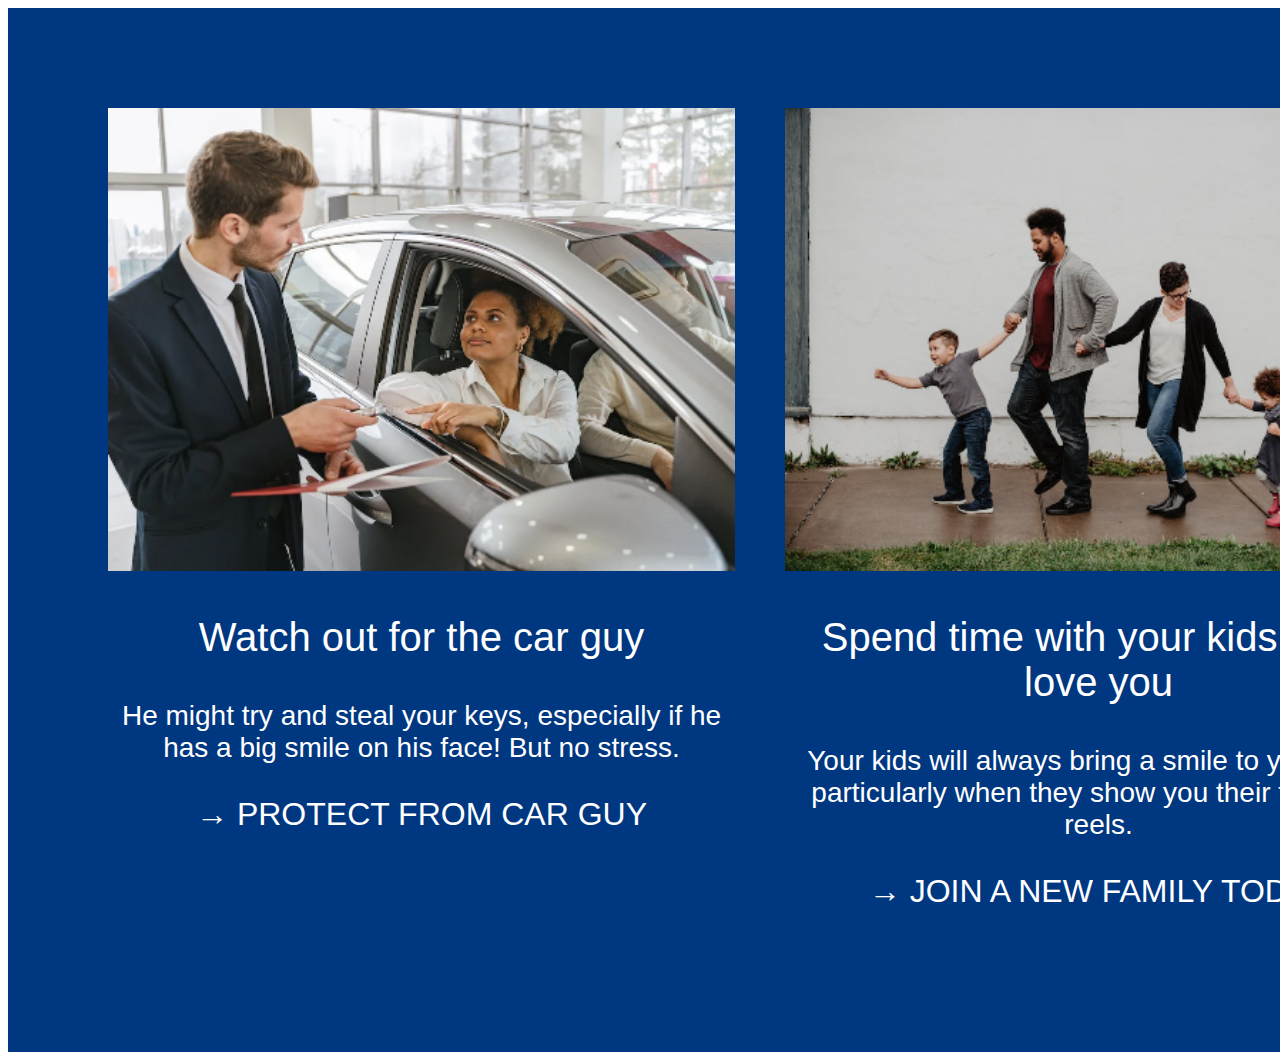
<file: task1/index.html>
<!DOCTYPE html>
<html lang='zh'>
    <head>
        <meta charset="utf-8">
        <meta name='viewport' content='width=device-width, initial-scale=1'>
        <title>task1</title>
        <link rel="stylesheet" href="index.css">
    </head>
    <body>
    <div class="container">
        <div class="item">
            <div class="img">
                <img src="assets/img1.png" alt="">
            </div>
            <p class="p1">Watch out for the car guy</p>
            <p class="p2">He might try and steal your keys, especially if he has a big smile on his face! But no stress.</p>
            <p class="p3">&rarr; PROTECT FROM CAR GUY</p>
        </div>
        <div class="item">
            <div class="img">
                <img src="assets/img2.png" alt="">
            </div>
            <p class="p1">Spend time with your kids, they love you</p>
            <p class="p2">Your kids will always bring a smile to your face, particularly when they show you their favourite reels.</p>
            <p class="p3">&rarr; JOIN A NEW FAMILY TODAY</p>
        </div>
        <div class="item">
            <div class="img">
                <img src="assets/img3.png" alt="">
            </div>
            <p class="p1">Got no one to hang with? Try pottery</p>
            <p class="p2">Pottery is a great way to spend your time when you're not sure who you want to see - or maybe you just need a night in.</p>
            <p class="p3">&rarr; MEET YOUR NEW FAVOURITE CLAY</p>
        </div>
    </div>
    </body>
</html>
</file>
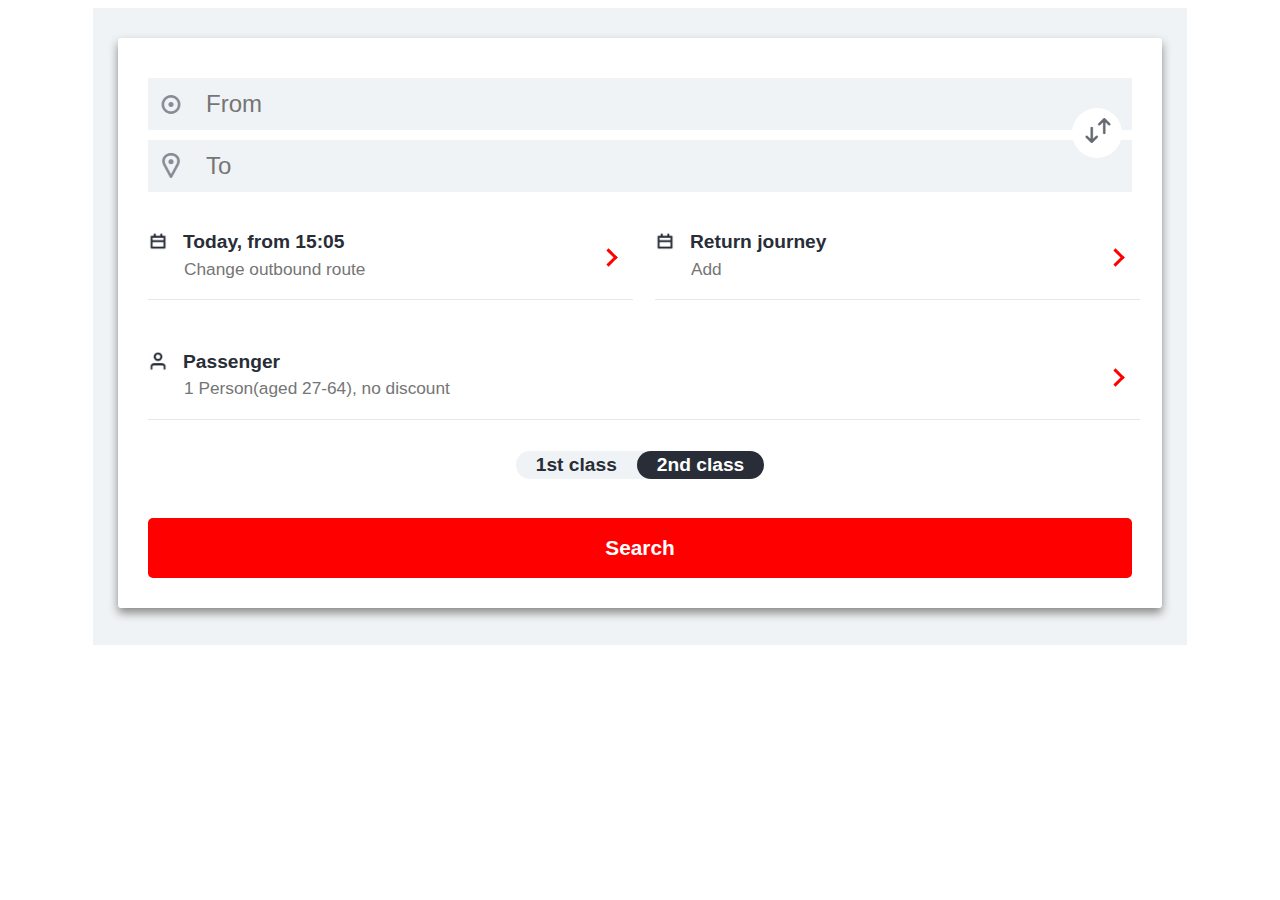
<file: task2/index.html>
<!DOCTYPE html>
<html lang='zh'>
    <head>
        <meta charset="utf-8">
        <meta name='viewport' content='width=device-width, initial-scale=1.0'>
        <title>task2</title>
        <link rel="stylesheet" href="index.css">
    </head>
    <body>
        <div class="outbox">
            <div class="innerbox">
                <div class="container">
                    <div class="fromto">
                        <div class="inputbox">
                            <img src="assets/icon4.png" alt="">
                            <input type="text" placeholder="From">
                        </div>
                        <div class="inputbox">
                            <img src="assets/icon3.png" alt="">
                            <input type="text" placeholder="To">
                        </div>
                        <div class="connect">
                            <div>
                                <img src="assets/icon5.png" alt="">
                            </div>
                        </div>
                    </div>
                    <div class="changebox">
                        <div class="titlebox">
                            <div class="title">
                                <img src="assets/icon2.png" alt="">
                                Today, from 15:05
                            </div>
                            <input type="text" placeholder="Change outbound route">
                            <div class="rarrow">
                                <div class="arrow"></div>
                            </div>
                        </div>
                        <div class="titlebox">
                            <div class="title">
                                <img src="assets/icon2.png" alt="">
                                Return journey
                            </div>
                            <input type="text" placeholder="Add">
                            <div class="rarrow">
                                <div class="arrow"></div>
                            </div>
                        </div>
                    </div>
                    <div class="prosonbox">
                        <div class="titlebox">
                            <div class="title">
                                <img src="assets/icon1.png" alt="">
                                Passenger
                            </div>
                            <input type="text" placeholder="1 Person(aged 27-64), no discount">
                            <div class="rarrow">
                                <div class="arrow"></div>
                            </div>
                        </div>
                    </div>
                    <div class="orderbox">
                        <div class="firstbox">
                            <div class="firsttext">
                                1st class
                            </div>
                            <div class="secondbox">
                                2nd class
                            </div>
                        </div>
                    </div>
                    <div class="searchbox">
                        <button>Search</button>
                    </div>
                </div>
            </div>
        </div>
    </body>
</html>
</file>
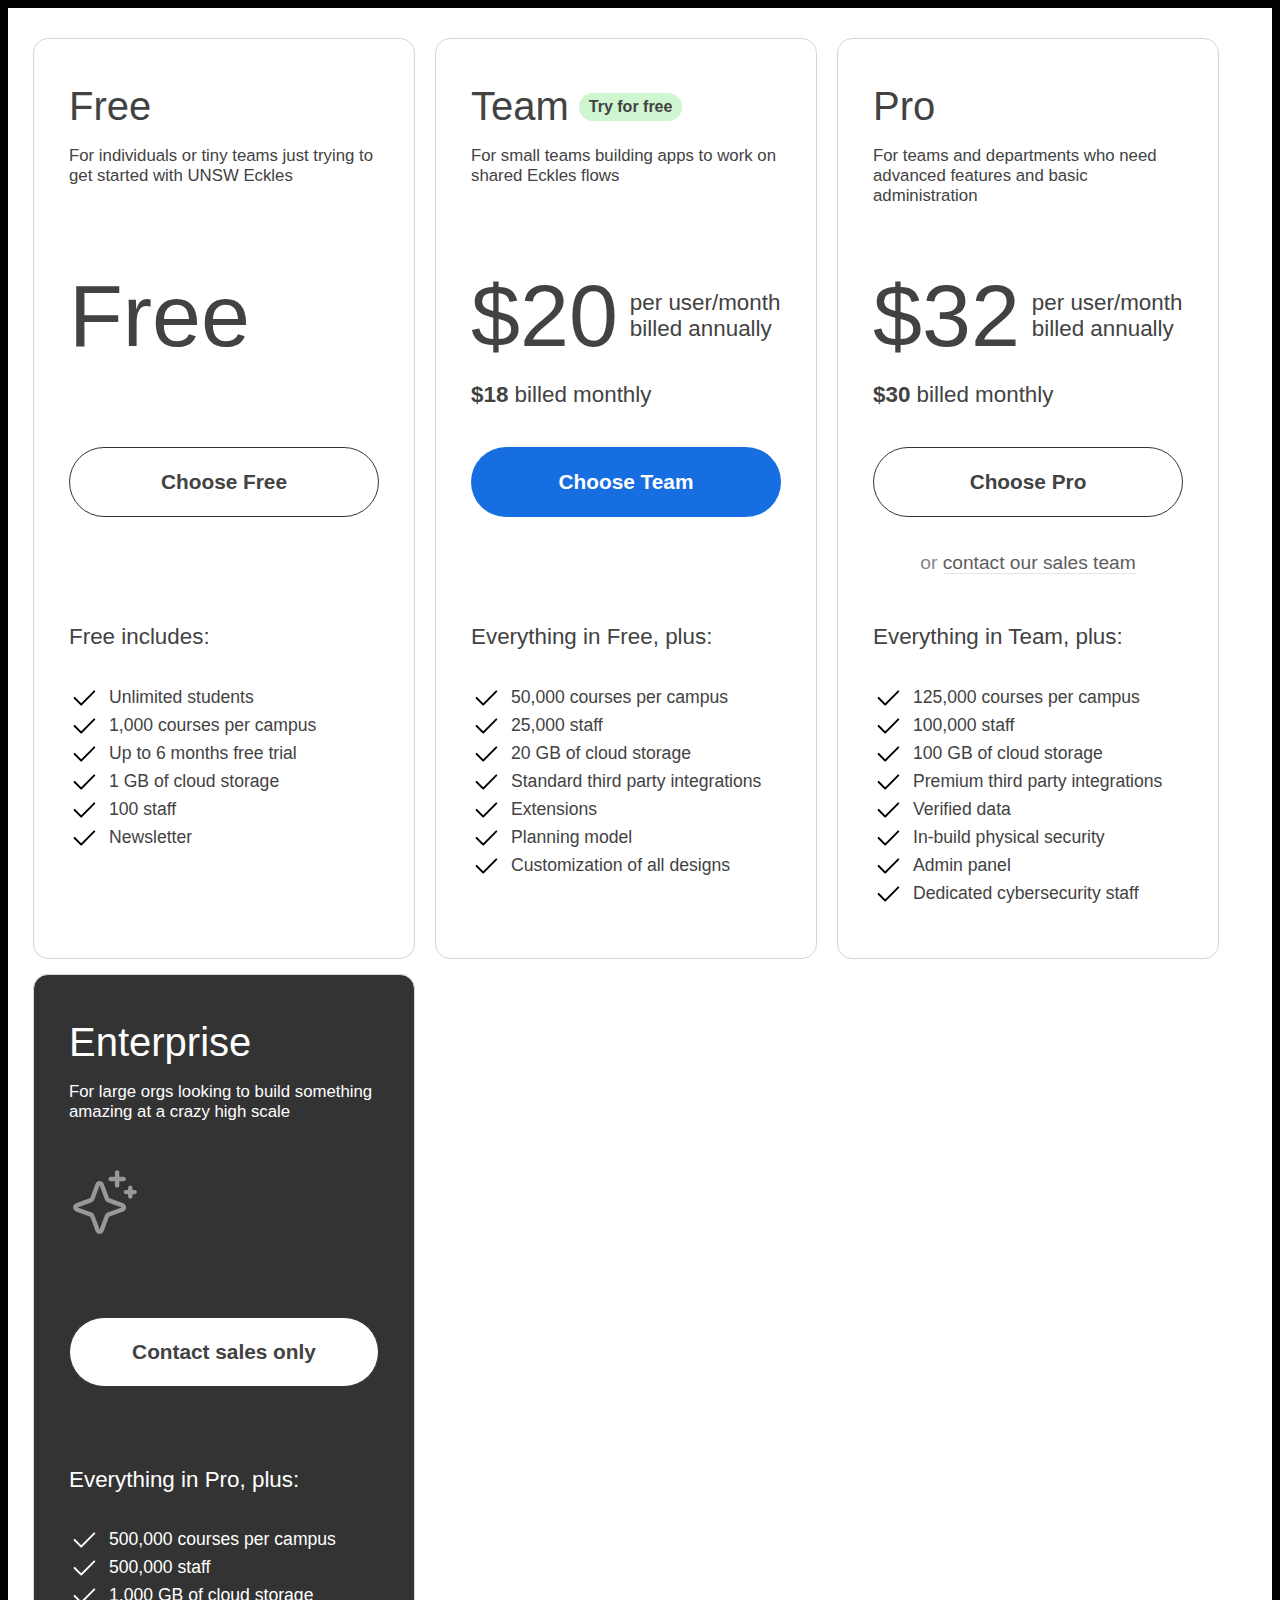
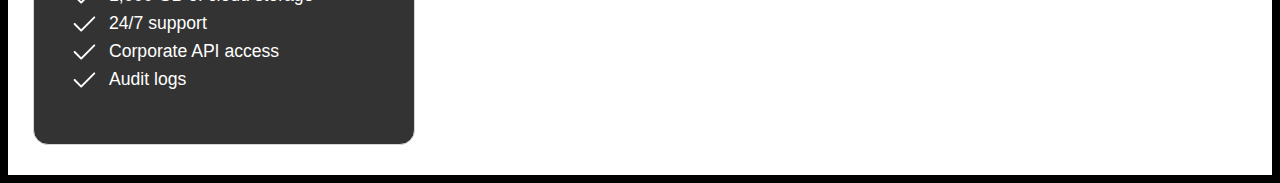
<file: task3/index.html>
<!DOCTYPE html>
<html lang='zh'>
    <head>
        <meta charset="utf-8">
        <meta name='viewport' content='width=device-width, initial-scale=1.0'>
        <title>task3</title>
        <link rel="stylesheet" href="index.css">
    </head>
    <body>
        <div class="outbox">
            <div class="container">
                <div class="board">
                    <div class="top">
                        <div class="top1">
                            <div class="name">Free</div>
                            <p class="note">For individuals or tiny teams just trying to get started with UNSW Eckles</p>
                        </div>
                        <div class="top2">
                            <div class="price">Free</div>
                        </div>
                    </div>
                    <div class="mid">
                        <div class="btn">
                            <button>Choose Free</button>
                        </div>
                    </div>
                    <div class="bottom">
                        <p class="title">Free includes:</p>
                        <ul>
                            <li><img src="assets/svg2.svg" alt="">Unlimited students</li>
                            <li><img src="assets/svg2.svg" alt="">1,000 courses per campus</li>
                            <li><img src="assets/svg2.svg" alt="">Up to 6 months free trial</li>
                            <li><img src="assets/svg2.svg" alt="">1 GB of cloud storage</li>
                            <li><img src="assets/svg2.svg" alt="">100 staff</li>
                            <li><img src="assets/svg2.svg" alt="">Newsletter</li>
                        </ul>
                        <div class="feature">
                            <div>ALL FEATURES</div>
                            <div class="pull-down"></div>
                        </div>
                    </div>
                </div>
                <div class="board">
                    <div class="top">
                        <div class="top1">
                            <div class="name">Team <span class="tip">Try for free</span></div>
                            <p class="note">For small teams building apps to work on shared Eckles flows</p>
                        </div>
                        <div class="top2">
                            <div class="charge">
                                <div class="price">$20</div>
                                <div class="note">per user/month<br>billed annually</div>
                            </div>
                            <div class="month"><span>$18</span> billed monthly</div>
                        </div>
                    </div>
                    <div class="mid">
                        <div class="btn">
                            <button>Choose Team</button>
                        </div>
                    </div>
                    <div class="bottom">
                        <p class="title">Everything in Free, plus:</p>
                        <ul>
                            <li><img src="assets/svg2.svg" alt="">50,000 courses per campus</li>
                            <li><img src="assets/svg2.svg" alt="">25,000 staff</li>
                            <li><img src="assets/svg2.svg" alt="">20 GB of cloud storage</li>
                            <li><img src="assets/svg2.svg" alt="">Standard third party integrations</li>
                            <li><img src="assets/svg2.svg" alt="">Extensions</li>
                            <li><img src="assets/svg2.svg" alt="">Planning model</li>
                            <li><img src="assets/svg2.svg" alt="">Customization of all designs</li>
                        </ul>
                        <div class="feature">
                            <div>ALL FEATURES</div>
                            <div class="pull-down"></div>
                        </div>
                    </div>
                </div>
                <div class="board">
                    <div class="top">
                        <div class="top1">
                            <div class="name">Pro</div>
                            <p class="note">For teams and departments who need advanced features and basic administration</p>

                        </div>
                        <div class="top2">
                            <div class="charge">
                                <div class="price">$32</div>
                                <div class="note">per user/month<br>billed annually</div>
                            </div>
                            <div class="month"><span>$30</span> billed monthly</div>
                        </div>
                    </div>
                    <div class="mid">
                        <div class="btn">
                            <button>Choose Pro</button>
                        </div>
                        <div class="contact">
                            or <span>contact our sales team</span>
                        </div>
                    </div>
                    <div class="bottom">
                        <p class="title">Everything in Team, plus:</p>
                        <ul>
                            <li><img src="assets/svg2.svg" alt="">125,000 courses per campus</li>
                            <li><img src="assets/svg2.svg" alt="">100,000 staff</li>
                            <li><img src="assets/svg2.svg" alt="">100 GB of cloud storage</li>
                            <li><img src="assets/svg2.svg" alt="">Premium third party integrations</li>
                            <li><img src="assets/svg2.svg" alt="">Verified data</li>
                            <li><img src="assets/svg2.svg" alt="">In-build physical security</li>
                            <li><img src="assets/svg2.svg" alt="">Admin panel</li>
                            <li><img src="assets/svg2.svg" alt="">Dedicated cybersecurity staff</li>
                        </ul>
                        <div class="feature">
                            <div>ALL FEATURES</div>
                            <div class="pull-down"></div>
                        </div>
                    </div>
                </div>
                <div class="board">
                    <div class="top">
                        <div class="top1">
                            <div class="name">Enterprise</div>
                            <p class="note">For large orgs looking to build something amazing at a crazy high scale</p>

                        </div>
                        <div class="top2">
                            <img src="assets/svg.svg">
                        </div>
                    </div>
                    <div class="mid">
                        <div class="btn">
                            <button>Contact sales only</button>
                        </div>
                    </div>
                    <div class="bottom">
                        <p class="title">Everything in Pro, plus:</p>
                        <ul>
                            <li><img src="assets/svg2.svg" alt="">500,000 courses per campus</li>
                            <li><img src="assets/svg2.svg" alt="">500,000 staff</li>
                            <li><img src="assets/svg2.svg" alt="">1,000 GB of cloud storage</li>
                            <li><img src="assets/svg2.svg" alt="">24/7 support</li>
                            <li><img src="assets/svg2.svg" alt="">Corporate API access</li>
                            <li><img src="assets/svg2.svg" alt="">Audit logs</li>
                        </ul>
                        <div class="feature">
                            <div>ALL FEATURES</div>
                            <div class="pull-down"></div>
                        </div>
                    </div>
                </div>
            </div>
        </div>
    </body>
</html>
</file>
<file: task1/index.css>
.container{
    width: 1981px;
    height: 844px;
    background-color: #003781;
    padding: 100px;
    display: grid;
    grid: 800px/1fr 1fr 1fr ;
    gap: 50px;
}

.item {
    color: white;
    text-align: center;
}

img{
    width: 100%;
}

.p1{
    font: 2.5em arial;
}
.p2{
    font: 1.75em arial;
}
.p3{
    font: 2em arial;
}
</file>
<file: task2/index.css>
.outbox {
    width: 100%;
    display: flex;
    justify-content: center;
}
.innerbox {
    background-color: #f0f3f5;
    width: 1044px;
    height: 577px;
    padding: 30px 25px;
}
.container {
    background-color: white;
    padding: 20px 30px;
    box-shadow: 0px 5px 10px #888888;
    height: 530px;
    display: flex;
    flex-direction: column;
    justify-content: space-around;
    border-radius: 3px;
    font: 1em arial;
}
.fromto {
    position: relative;
}
.connect {
    position: absolute;
    top: 40px;
    right: 10px;
    width: 50px;
    height: 50px;
    background-color: white;
    display: flex;
    justify-content: center;
    align-items: center;
    border-radius: 25px;
}
.inputbox {
    background-color: #f0f3f5;
    padding: 10px;
    margin-top: 10px;
    display: flex;
    align-items: center;
}
.inputbox input {
    background-color: #f0f3f5;
    border: none;
    outline: none;
    height: 30px;
    font-size: 1.5em;
    margin-left: 20px;
    
}
.changebox {
    display: flex;
    flex-wrap:nowrap;
    flex-wrap:nowrap;
    column-gap: 30px;
    row-gap: 10px;
}
@media all and (min-width: 502px) {
    .changebox {
        flex-direction: row;
        display: flex;
        flex-wrap:nowrap;
        column-gap: 30px;
        row-gap: 10px;
    }
}
@media all and (max-width: 501px) {
    .changebox {
        flex-direction: column;
        display: flex;
        flex-wrap:nowrap;
        column-gap: 30px;
        row-gap: 10px;
    }
}
.titlebox {
    position: relative;
    font-size: 1.2em;
    font-weight: bolder;
    padding-right: 30px;
    height: 80px;
    margin-top: 20px;
    flex-grow: 1;
    color: #282d37;
}
.title {
    display: flex;
    gap: 5px;
}
.title img{
    width : 20px;
    height: 20px;
    margin-right: 10px;
}
.titlebox input {
    border: none;
    outline: none;
    height: 30px;
    font-size: 0.9em;
    padding-left: 36px;
    padding-bottom: 15px;
    border-bottom: solid 1px #e4e8eb;
    width: 100%;
}
.arrow {
    position:absolute;
    top: 20px;
    right: 10px;
    width: 10px;
    height: 10px;
    border-right: solid 3px red;
    border-bottom: solid 3px red;
    transform: rotate(-45deg);
}

.orderbox {
    display: flex;
    justify-content: center;
    font-weight: bolder;
    font-size: 1.2em;
}
.firstbox {
    display: flex;
    background-color: #f0f3f5;
    border-radius: 20px;
}
.firsttext {
    padding: 3px 20px;
    color: #282d37;
}
.secondbox {
    background-color: #282d37;
    color: white;
    padding: 3px 20px;

    border-radius: 20px;
}

.searchbox button {
    background-color: red;
    border: none;
    width: 100%;
    height: 60px;
    border-radius: 5px;
    color: white;
    font-size: 1.3em;
    font-weight: bolder;
    margin-top: 20px;
}
</file>
<file: task3/index.css>
body {
    background-color: black;
}

.outbox {
    width: 100%;
    display: flex;
    justify-content: center;
    font: 1em arial;
}

.container {
    background-color: white;
    display: flex;
    flex-flow: row wrap;
    column-gap: 20px;
}


@media all and (min-width: 871px) {
    .container {
        padding: 30px 25px;
        width: 1595px;
        min-height: 895px;
        max-height: 3034px;
        row-gap: 15px;
    }

    .board {
        width: 310px;
        max-height: 835px;
        border-radius: 15px;
    }

    .name {
        font-size: 2.5em;
        display: flex;
        align-items: center;
    }

    .top1 .note {
        font-size: 1.05em;
    }

    .tip {
        display: inline-block;
    }

    .price {
        font-size: 5.5em;
        font-weight: 540;
    }

    .btn {
        display: flex;
        justify-items: stretch;
    }

    .btn button {
        background-color: white;
        border: solid 1px #333333;
        color: #424242;
        width: 100%;
        height: 70px;
        border-radius: 35px;
        font-size: 1.3em;
        font-weight: bolder;
    }

    .board:nth-child(2) button {
        background-color: #166ee1;
        color: white;
        border: none;
    }

    .feature {
        display: none;
    }
}

@media all and (max-width: 870px) {
    .container {
        padding: 15px 15px;
        width: 633px;
        height: 3034px;
        row-gap: 10px;
    }

    .board {
        width: 565px;
        height: 650px;
        border-end-end-radius: 15px;
        border-end-start-radius: 15px;

        grid-template-rows: 2fr 1fr 4fr;
    }

    .name {
        font-size: 1.6em;
        display: flex;
        align-items: center;
    }

    .top1 .note {
        font-size: 1.3em;
    }

    .tip {
        display: none;
    }

    .price {
        font-size: 4em;
        font-weight: 540;
    }

    .month {
        display: none;
    }

    .contact {
        display: none;
    }

    .btn {
        display: flex;
        justify-items: flex-start;
    }

    .btn button {
        background-color: white;
        border: solid 1px #333333;
        color: #424242;
        width: 40%;
        height: 70px;
        border-radius: 35px;
        font-size: 1.3em;
        font-weight: bolder;
    }

    .feature {
        display: flex;
        gap: 10px;
        margin-top: 40px;
        font-size: .7em;
    }

    .pull-down {
        border-bottom: solid 1px #424242;
        border-left: solid 1px #424242;
        width: 7px;
        height: 7px;

        transform: rotate(-45deg);
    }
}

.board {
    border: 1px solid #d3d6da;
    padding: 45px 35px;
    display: grid;
    grid-template-rows: 7fr 3fr 6fr;
    grid-template-columns: 1fr;
    color: #424242;
}

.board:last-child {
    background-color: #333333;
    color: white;
}

.top {
    display: grid;
    grid-template-rows: 1fr 1fr;
}



.tip {
    background-color: #cff5d1;
    font-size: 0.4em;
    font-weight: bold;
    padding: 5px 10px;
    margin-left: 10px;
    border-radius: 15px;
}


.charge {
    display: flex;
    align-items: center;
    gap: 12px;
}

.charge .note {
    font-size: 1.4em;
}

.month {
    font-size: 1.4em;
    margin-top: 15px;
}

.month span {
    font-weight: bold;
}

.board:last-child .top2 img {
    filter: invert(68%) sepia(0%) saturate(0%) hue-rotate(184deg) brightness(90%) contrast(87%);
    width: 70px;
}

.mid {
    display: flex;
    flex-direction: column;
    gap: 35px;
}

.contact {
    font-size: 1.2em;
    color: #878787;
    text-align: center;
}

.contact span {
    color: #5d5d5d;
    border-bottom: solid 1px #e5e5e5;
}

.title {
    font-size: 1.4em;
}

ul {
    padding: 0px;
}

li {
    list-style-type: none;
    height: 28px;
    font-size: 1.1em;
}

li img {
    position: relative;
    top: 10px;
    width: 30px;
    margin-right: 10px;
}

.board:last-child li img {
    filter: invert(1);
}
</file>
